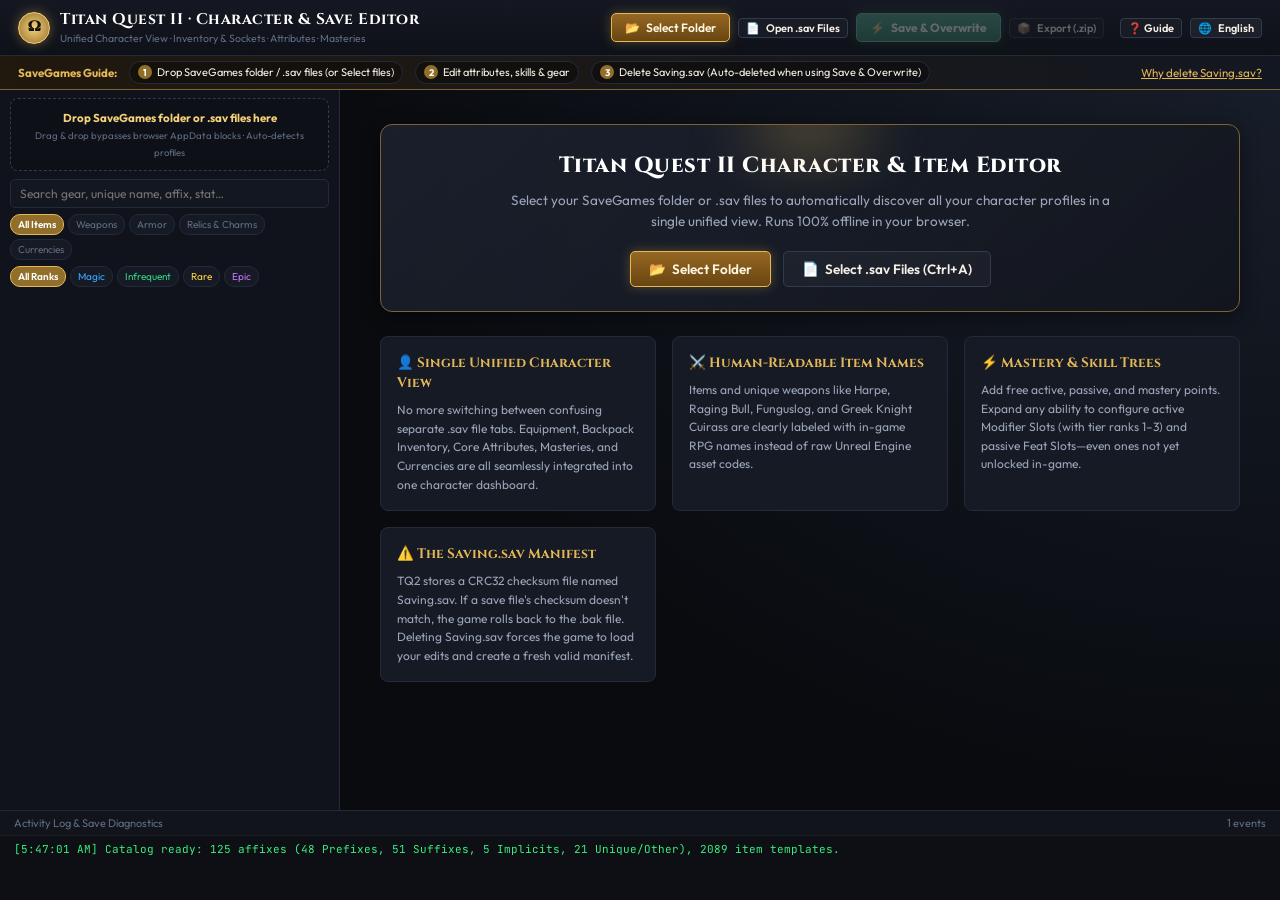
<file: index.html>
<!DOCTYPE html>
<html lang="vi">
<head>
<meta charset="utf-8">
<meta name="viewport" content="width=device-width, initial-scale=1">
<title>Titan Quest II – Character, Item &amp; Save Editor</title>
<link rel="preconnect" href="https://fonts.googleapis.com">
<link rel="preconnect" href="https://fonts.gstatic.com" crossorigin>
<link href="https://fonts.googleapis.com/css2?family=Cinzel:wght@600;700;800;900&family=JetBrains+Mono:wght@400;500;600&family=Outfit:wght@300;400;500;600;700&display=swap" rel="stylesheet">
<link rel="stylesheet" href="css/styles.css?v=20260824_2130">
</head>
<body>

<header>
  <div class="logo-wrap">
    <div class="logo-badge">Ω</div>
    <div>
      <h1 data-i18n-html="header.title">Titan Quest <span>II</span> · Trình Chỉnh Sửa Nhân Vật &amp; Save</h1>
      <div class="h-sub" data-i18n="header.subtitle">Xem thông tin hợp nhất · Túi đồ &amp; Khảm ngọc · Thuộc tính · Tinh thông</div>
    </div>
  </div>

  <div class="hdr-actions">
    <button class="btn profile-switcher" id="btn-profile-switch" style="display:none;" data-i18n-title="header.profile_switch_title">
      <span>👤</span> <span id="current-profile-label">Nhân vật</span> ▾
    </button>
    <button class="btn btn-reload-folder" id="btn-reload-last-folder" style="display:none;" data-i18n-title="header.reload_folder_title"><span>🔄</span> <span data-i18n="header.reload_folder">Tải lại:</span> <strong id="last-folder-name">Folder</strong></button>
    <button class="btn folder-btn" id="btn-select-folder" data-i18n-title="header.select_folder_title">
      <span>📂</span> <span data-i18n="header.select_folder">Chọn Thư mục</span>
    </button>
    <button class="btn ghost tiny" id="btn-select-files" data-i18n-title="header.open_files_title">
      <span>📄</span> <span data-i18n="header.open_files">Mở File .sav</span>
    </button>
    <button class="btn btn-save-direct" id="btn-save-direct" disabled data-i18n-title="header.save_direct_title">
      <span>⚡</span> <span data-i18n="header.save_direct">Lưu &amp; Ghi đè</span>
    </button>
    <button class="btn ghost tiny" id="save" disabled data-i18n-title="header.export_zip_title">
      <span>📦</span> <span data-i18n="header.export_zip">Xuất (.zip)</span>
    </button>
    <span id="dirty"></span>
    <button class="btn ghost tiny" id="btn-help" data-i18n-title="header.guide_btn_title" data-i18n="header.guide_btn">❓ Hướng dẫn</button>
    <button class="btn ghost tiny lang-switcher" id="btn-lang-switch" data-i18n-title="header.lang_btn_title" title="Switch language / Đổi sang English">
      <span>🌐</span> <span id="current-lang-label">Tiếng Việt</span>
    </button>
  </div>
</header>

<div class="step-banner">
  <b data-i18n="banner.guide_title">Hướng dẫn SaveGames:</b>
  <div class="step-pill"><span class="num">1</span> <span data-i18n-html="banner.step_1">Kéo thả thư mục <code>SaveGames</code> / file .sav (hoặc Chọn file)</span></div>
  <div class="step-pill"><span class="num">2</span> <span data-i18n="banner.step_2">Chỉnh sửa thuộc tính, kỹ năng &amp; trang bị</span></div>
  <div class="step-pill"><span class="num">3</span> <span data-i18n-html="banner.step_3"><b>Xoá <code>Saving.sav</code></b> (Tự động xoá khi dùng Lưu &amp; Ghi đè)</span></div>
  <span class="help-link" id="banner-why-saving" data-i18n="banner.why_saving">Tại sao cần xoá Saving.sav?</span>
</div>

<main>
  <div id="left">
    <div class="char-hero-banner" id="char-hero" style="display:none;">
      <div class="char-hero-left">
        <div class="char-hero-avatar" id="hero-avatar">H</div>
        <div class="char-hero-details" id="hero-details">Level 36 Champion</div>
      </div>
      <button class="btn ghost tiny" id="btn-change-hero" data-i18n="left.switch_hero" title="Switch Character Profile">Đổi NV ▾</button>
    </div>

    <div class="drop-controls" id="drop-controls-wrap">
      <label id="drop">
        <strong data-i18n="left.drop_title">Kéo thả thư mục SaveGames hoặc file .sav vào đây</strong><br>
        <small style="color:var(--text-dim)" data-i18n="left.drop_sub">Kéo thả giúp vượt qua giới hạn AppData của trình duyệt · Tự động nhận diện nhân vật</small>
        <input type="file" id="file" multiple accept=".sav,.bak">
      </label>
    </div>

    <input type="file" id="folder-input" webkitdirectory directory multiple style="display:none">
    <input type="file" id="file-input" multiple accept=".sav,.bak" style="display:none">

    <div class="search-box">
      <input id="search" data-i18n-placeholder="left.search_placeholder" placeholder="Tìm kiếm trang bị, tên unique, dòng affix, chỉ số…">
      <div class="filter-pills">
        <span class="pill active" data-filter="all" data-i18n="left.filter_all">Tất cả</span>
        <span class="pill" data-filter="weapon" data-i18n="left.filter_weapon">Vũ khí</span>
        <span class="pill" data-filter="armor" data-i18n="left.filter_armor">Giáp</span>
        <span class="pill" data-filter="relic" data-i18n="left.filter_relic">Relic &amp; Bùa</span>
        <span class="pill" data-filter="currency" data-i18n="left.filter_currency">Tiền tệ &amp; Kho</span>
      </div>
      <div class="filter-pills">
        <span class="pill active" data-rarity="all" data-i18n="left.rarity_all">Tất cả phẩm</span>
        <span class="pill" data-rarity="Magic" style="color:var(--r-magic)" data-i18n="left.rarity_magic">Magic</span>
        <span class="pill" data-rarity="Infrequent" style="color:var(--r-infreq)" data-i18n="left.rarity_infrequent">Infrequent</span>
        <span class="pill" data-rarity="Rare" style="color:var(--r-rare)" data-i18n="left.rarity_rare">Rare</span>
        <span class="pill" data-rarity="Epic" style="color:var(--r-epic)" data-i18n="left.rarity_epic">Epic</span>
      </div>
    </div>

    <div id="items"></div>
  </div>

  <div id="right">
    <div id="empty">
      <div class="hero-box">
        <h2 class="hero-title" data-i18n-html="hero.title">Titan Quest <span>II</span> Character &amp; Item Editor</h2>
        <p class="hero-desc" data-i18n="hero.desc">
          Chọn thư mục SaveGames hoặc các file .sav để tự động nhận diện tất cả nhân vật trong một giao diện hợp nhất. Hoạt động 100% offline ngay trên trình duyệt.
        </p>
        <div class="hero-btn-row">
          <button class="btn btn-reload-folder" id="btn-hero-reload-last-folder" style="display:none; font-size:13.5px; padding:8px 18px;"><span>🔄</span> <span data-i18n="hero.reload_last">Tải lại Thư mục trước</span> (<span id="last-folder-name-hero">Folder</span>)</button>
          <button class="btn folder-btn" id="btn-hero-folder" style="font-size:13.5px; padding:8px 18px;">
            <span>📂</span> <span data-i18n="hero.select_folder">Chọn Thư mục</span>
          </button>
          <button class="btn ghost" id="btn-hero-files" style="font-size:13.5px; padding:8px 18px;">
            <span>📄</span> <span data-i18n="hero.select_files">Chọn File .sav (Ctrl+A)</span>
          </button>
        </div>
      </div>

      <div class="guide-grid">
        <div class="guide-card">
          <h4 data-i18n="hero.card1_title">👤 Giao diện Nhân vật Hợp nhất</h4>
          <p data-i18n="hero.card1_desc">
            Không còn phải chuyển đổi giữa các tab file .sav riêng lẻ. Trang bị, Túi đồ, Thuộc tính cốt lõi, Tinh thông và Tiền tệ đều được tích hợp liền mạch trong một trang tổng quan.
          </p>
        </div>
        <div class="guide-card">
          <h4 data-i18n="hero.card2_title">⚔️ Tên Trang bị Dễ đọc</h4>
          <p data-i18n="hero.card2_desc">
            Các trang bị và vũ khí độc bản như Harpe, Raging Bull, Funguslog, Greek Knight Cuirass được hiển thị rõ ràng bằng tên trong game thay vì mã asset thô của Unreal Engine.
          </p>
        </div>
        <div class="guide-card">
          <h4 data-i18n="hero.card3_title">⚡ Cây Kỹ năng &amp; Tinh thông</h4>
          <p data-i18n="hero.card3_desc">
            Thêm điểm kỹ năng chủ động, bị động và tinh thông tự do. Mở rộng bất kỳ kỹ năng nào để cấu hình các ô Bổ trợ (Modifier Slots cấp 1–3) và ô Kỳ tài (Feat Slots)—kể cả những kỹ năng chưa mở khoá trong game.
          </p>
        </div>
        <div class="guide-card">
          <h4 data-i18n="hero.card4_title">⚠️ File Kiểm tra Checksum Saving.sav</h4>
          <p data-i18n="hero.card4_desc">
            TQ2 lưu trữ file checksum CRC32 tên Saving.sav. Nếu checksum của file save không khớp, game sẽ khôi phục lại file .bak. Xóa Saving.sav sẽ buộc game đọc các chỉnh sửa của bạn và tạo lại manifest hợp lệ mới.
          </p>
        </div>
      </div>
    </div>

    <div id="work" style="display:none">
      <div id="detail"></div>
    </div>
  </div>
</main>

<div id="log-wrapper">
  <div class="log-hdr" id="toggle-log">
    <span data-i18n="log.header">Nhật ký hoạt động &amp; Chẩn đoán Save</span>
    <span id="log-count">0 events</span>
  </div>
  <div id="log"></div>
</div>

<div id="toast-container"></div>
<datalist id="itemlist"></datalist>

<!-- Localization Engine -->
<script src="js/core/i18n.js?v=20260824_2130"></script>

<!-- Embedded Data -->
<script src="js/data/catalog.js?v=20260824_2130"></script>

<!-- Engine & Domain Models -->
<script src="js/core/zip.js?v=20260824_2130"></script>
<script src="js/core/gvas.js?v=20260824_2130"></script>
<script src="js/core/tq2.js?v=20260824_2130"></script>

<!-- UI Modules -->
<script src="js/ui/common.js?v=20260824_2130"></script>
<script src="js/ui/components.js?v=20260824_2130"></script>
<script src="js/ui/file-manager.js?v=20260824_2130"></script>
<script src="js/ui/character-editor.js?v=20260824_2130"></script>
<script src="js/ui/item-editor.js?v=20260824_2130"></script>

<!-- App Entry -->
<script src="js/app.js?v=20260824_2130"></script>
</body>
</html>
</file>
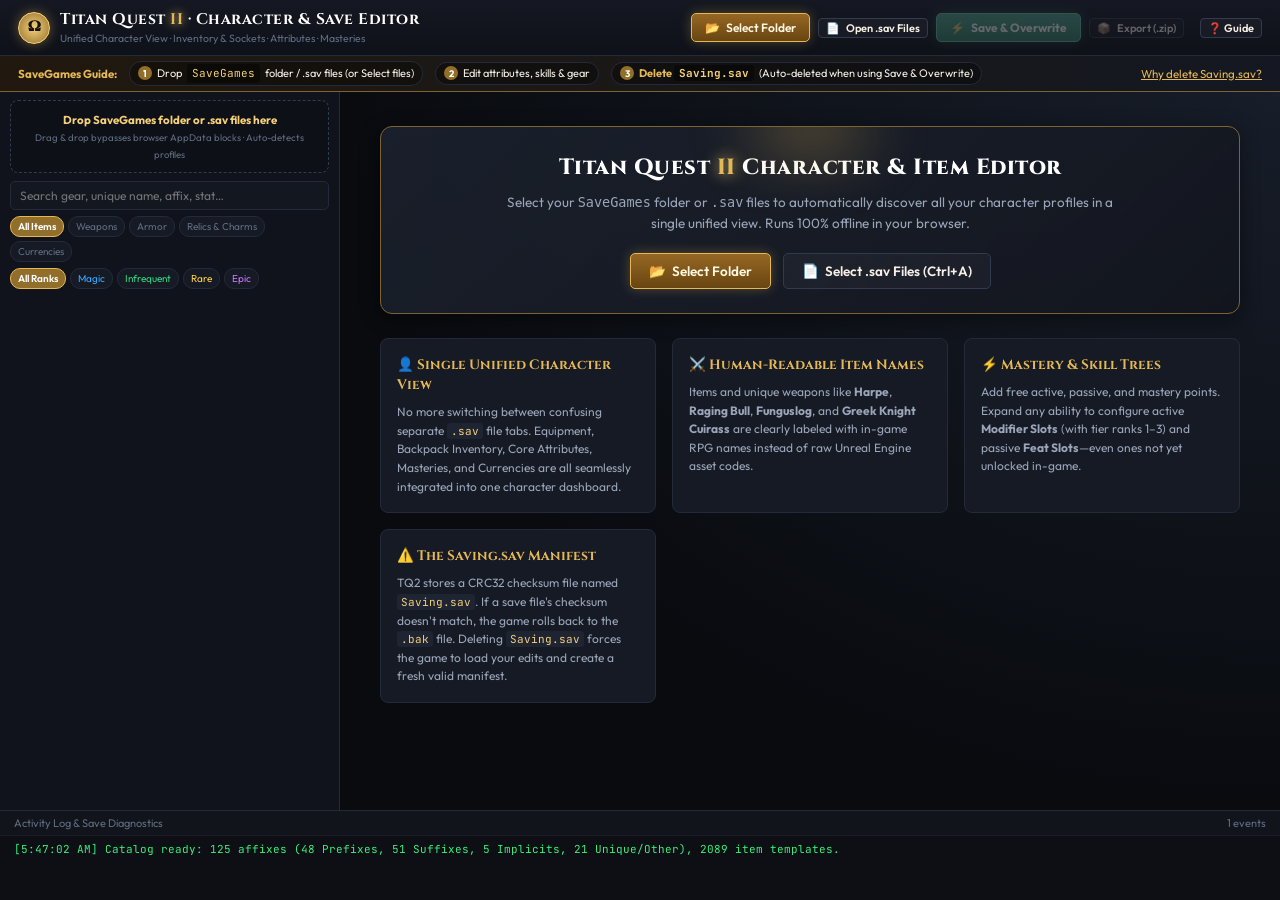
<file: TQ2_Item_Editor_EN.html>
<!DOCTYPE html>
<html lang="en">
<head>
<meta charset="utf-8">
<meta name="viewport" content="width=device-width, initial-scale=1">
<title>Titan Quest II – Character, Item &amp; Save Editor</title>
<link rel="preconnect" href="https://fonts.googleapis.com">
<link rel="preconnect" href="https://fonts.gstatic.com" crossorigin>
<link href="https://fonts.googleapis.com/css2?family=Cinzel:wght@600;700;800;900&family=JetBrains+Mono:wght@400;500;600&family=Outfit:wght@300;400;500;600;700&display=swap" rel="stylesheet">
<link rel="stylesheet" href="css/styles.css">
</head>
<body>

<header>
  <div class="logo-wrap">
    <div class="logo-badge">Ω</div>
    <div>
      <h1>Titan Quest <span>II</span> · Character &amp; Save Editor</h1>
      <div class="h-sub">Unified Character View · Inventory &amp; Sockets · Attributes · Masteries</div>
    </div>
  </div>

  <div class="hdr-actions">
    <button class="btn profile-switcher" id="btn-profile-switch" style="display:none;" title="Click to switch between character profiles in your SaveGames folder">
      <span>👤</span> <span id="current-profile-label">Select Character</span> ▾
    </button>
    <button class="btn btn-reload-folder" id="btn-reload-last-folder" style="display:none;" title="Instantly reload saves from your previously selected folder"><span>🔄</span> Reload: <strong id="last-folder-name">Folder</strong></button>
    <button class="btn folder-btn" id="btn-select-folder" title="Select a SaveGames folder (e.g. D:\TQ2Saves) for 1-click loading & direct overwriting">
      <span>📂</span> Select Folder
    </button>
    <button class="btn ghost tiny" id="btn-select-files" title="Select .sav files directly (bypasses AppData blocks)">
      <span>📄</span> Open .sav Files
    </button>
    <button class="btn btn-save-direct" id="btn-save-direct" disabled title="Directly overwrite modified save files to disk and auto-delete Saving.sav">
      <span>⚡</span> Save &amp; Overwrite
    </button>
    <button class="btn ghost tiny" id="save" disabled title="Export all modified save files as a single .zip archive (extract to SaveGames)">
      <span>📦</span> Export (.zip)
    </button>
    <span id="dirty"></span>
    <button class="btn ghost tiny" id="btn-help" title="View save file guide and checksum instructions">❓ Guide</button>
  </div>
</header>

<div class="step-banner">
  <b>SaveGames Guide:</b>
  <div class="step-pill"><span class="num">1</span> Drop <code>SaveGames</code> folder / .sav files (or Select files)</div>
  <div class="step-pill"><span class="num">2</span> Edit attributes, skills &amp; gear</div>
  <div class="step-pill"><span class="num">3</span> <b>Delete <code>Saving.sav</code></b> (Auto-deleted when using Save &amp; Overwrite)</div>
  <span class="help-link" id="banner-why-saving">Why delete Saving.sav?</span>
</div>

<main>
  <div id="left">
    <!-- Active Character Hero Card -->
    <div class="char-hero-banner" id="char-hero" style="display:none;">
      <div class="char-hero-left">
        <div class="char-hero-avatar" id="hero-avatar">H</div>
        <div class="char-hero-info">
          <div class="char-hero-name" id="hero-name">Character</div>
          <div class="char-hero-details" id="hero-details">Level 36 Champion</div>
        </div>
      </div>
      <button class="btn ghost tiny" id="btn-change-hero" title="Switch Character Profile">Switch ▾</button>
    </div>

    <div class="drop-controls" id="drop-controls-wrap">
      <label id="drop">
        <strong>Drop SaveGames folder or .sav files here</strong><br>
        <small style="color:var(--text-dim)">Drag &amp; drop bypasses browser AppData blocks · Auto-detects profiles</small>
        <input type="file" id="file" multiple accept=".sav,.bak">
      </label>
    </div>

    <input type="file" id="folder-input" webkitdirectory directory multiple style="display:none">
    <input type="file" id="file-input" multiple accept=".sav,.bak" style="display:none">

    <div class="search-box">
      <input id="search" placeholder="Search gear, unique name, affix, stat…">
      <div class="filter-pills">
        <span class="pill active" data-filter="all">All Items</span>
        <span class="pill" data-filter="weapon">Weapons</span>
        <span class="pill" data-filter="armor">Armor</span>
        <span class="pill" data-filter="relic">Relics &amp; Charms</span>
        <span class="pill" data-filter="currency">Currencies</span>
      </div>
      <div class="filter-pills">
        <span class="pill active" data-rarity="all">All Ranks</span>
        <span class="pill" data-rarity="Magic" style="color:var(--r-magic)">Magic</span>
        <span class="pill" data-rarity="Infrequent" style="color:var(--r-infreq)">Infrequent</span>
        <span class="pill" data-rarity="Rare" style="color:var(--r-rare)">Rare</span>
        <span class="pill" data-rarity="Epic" style="color:var(--r-epic)">Epic</span>
      </div>
    </div>

    <div id="items"></div>
  </div>

  <div id="right">
    <div id="empty">
      <div class="hero-box">
        <h2 class="hero-title">Titan Quest <span>II</span> Character &amp; Item Editor</h2>
        <p class="hero-desc">
          Select your <code>SaveGames</code> folder or <code>.sav</code> files to automatically discover all your character profiles in a single unified view. Runs 100% offline in your browser.
        </p>
        <div class="hero-btn-row">
          <button class="btn btn-reload-folder" id="btn-hero-reload-last-folder" style="display:none; font-size:13.5px; padding:8px 18px;"><span>🔄</span> Reload Previous Folder (<span id="last-folder-name-hero">Folder</span>)</button>
          <button class="btn folder-btn" id="btn-hero-folder" style="font-size:13.5px; padding:8px 18px;">
            <span>📂</span> Select Folder
          </button>
          <button class="btn ghost" id="btn-hero-files" style="font-size:13.5px; padding:8px 18px;">
            <span>📄</span> Select .sav Files (Ctrl+A)
          </button>

        </div>
      </div>

      <div class="guide-grid">
        <div class="guide-card">
          <h4>👤 Single Unified Character View</h4>
          <p>
            No more switching between confusing separate <code>.sav</code> file tabs. Equipment, Backpack Inventory, Core Attributes, Masteries, and Currencies are all seamlessly integrated into one character dashboard.
          </p>
        </div>
        <div class="guide-card">
          <h4>⚔️ Human-Readable Item Names</h4>
          <p>
            Items and unique weapons like <b>Harpe</b>, <b>Raging Bull</b>, <b>Funguslog</b>, and <b>Greek Knight Cuirass</b> are clearly labeled with in-game RPG names instead of raw Unreal Engine asset codes.
          </p>
        </div>
        <div class="guide-card">
          <h4>⚡ Mastery &amp; Skill Trees</h4>
          <p>
            Add free active, passive, and mastery points. Expand any ability to configure active <b>Modifier Slots</b> (with tier ranks 1–3) and passive <b>Feat Slots</b>—even ones not yet unlocked in-game.
          </p>
        </div>
        <div class="guide-card">
          <h4>⚠️ The Saving.sav Manifest</h4>
          <p>
            TQ2 stores a CRC32 checksum file named <code>Saving.sav</code>. If a save file's checksum doesn't match, the game rolls back to the <code>.bak</code> file. Deleting <code>Saving.sav</code> forces the game to load your edits and create a fresh valid manifest.
          </p>
        </div>
      </div>
    </div>

    <div id="work" style="display:none">
      <div id="detail"></div>
    </div>
  </div>
</main>

<div id="log-wrapper">
  <div class="log-hdr" id="toggle-log">
    <span>Activity Log &amp; Save Diagnostics</span>
    <span id="log-count">0 events</span>
  </div>
  <div id="log"></div>
</div>

<div id="toast-container"></div>
<datalist id="itemlist"></datalist>


<!-- Embedded Data -->
<script src="js/data/catalog.js"></script>

<!-- Engine & Domain Models -->
<script src="js/core/zip.js"></script>
<script src="js/core/gvas.js"></script>
<script src="js/core/tq2.js"></script>


<!-- UI Modules -->
<script src="js/ui/common.js"></script>
<script src="js/ui/components.js"></script>
<script src="js/ui/file-manager.js"></script>
<script src="js/ui/character-editor.js"></script>
<script src="js/ui/item-editor.js"></script>

<!-- App Entry -->
<script src="js/app.js"></script>
</body>
</html>
</file>
<file: css/styles.css>
:root {
  --bg-base: #090b0f;
  --bg-surface: #10131b;
  --bg-card: #161a24;
  --bg-elevated: #1e2432;
  --bg-input: #131720;
  --border-subtle: #232a3a;
  --border-card: #313b50;
  --border-gold: #7d6332;
  --gold-primary: #e5b857;
  --gold-glow: #f5d07a;
  --gold-dark: #916f2b;
  --text-main: #f5efe6;
  --text-muted: #9aa5b9;
  --text-dim: #606c82;
  --r-common: #9ea4b3;
  --r-magic: #3ba7ff;
  --r-magic-glow: rgba(59, 167, 255, 0.25);
  --r-infreq: #32d583;
  --r-infreq-glow: rgba(50, 213, 131, 0.25);
  --r-rare: #ffd043;
  --r-rare-glow: rgba(255, 208, 67, 0.28);
  --r-epic: #c576ff;
  --r-epic-glow: rgba(197, 118, 255, 0.3);
  --err: #ff5e57;
  --err-bg: rgba(255, 94, 87, 0.12);
  --success: #38ef7d;
  --k-implicit: #e5b857;
  --k-prefix: #ff9f43;
  --k-suffix: #54a0ff;
  --k-other: #a55eea;
  --radius-sm: 5px;
  --radius-md: 8px;
  --radius-lg: 12px;
  --shadow-card: 0 4px 20px rgba(0,0,0,0.45);
}

* { box-sizing: border-box; }
html, body {
  margin: 0;
  padding: 0;
  height: 100vh;
  max-height: 100vh;
  overflow: hidden;
  font: 13.5px/1.5 "Outfit", system-ui, sans-serif;
  background: var(--bg-base);
  color: var(--text-main);
  display: flex;
  flex-direction: column;
}

/* Header */
header {
  flex: 0 0 auto;
  padding: 8px 18px;
  border-bottom: 1px solid var(--border-subtle);
  background: linear-gradient(180deg, #151822 0%, #0e1118 100%);
  display: flex;
  align-items: center;
  gap: 12px;
  flex-wrap: wrap;
  z-index: 10;
}
.logo-wrap {
  display: flex;
  align-items: center;
  gap: 10px;
}
.logo-badge {
  width: 32px;
  height: 32px;
  border-radius: 50%;
  background: radial-gradient(circle, #f5d07a 0%, #916f2b 100%);
  display: flex;
  align-items: center;
  justify-content: center;
  font-family: "Cinzel", serif;
  font-weight: 900;
  font-size: 15px;
  color: #12100a;
  box-shadow: 0 0 12px rgba(229, 184, 87, 0.4);
  border: 1px solid #ffd276;
}
h1 {
  font-family: "Cinzel", serif;
  font-size: 15.5px;
  font-weight: 700;
  margin: 0;
  letter-spacing: .5px;
  color: #fff;
}
h1 span {
  color: var(--gold-primary);
  text-shadow: 0 0 10px var(--gold-glow);
}
.h-sub {
  font-size: 10.5px;
  color: var(--text-dim);
  font-family: "Outfit", sans-serif;
  font-weight: 400;
}

/* Header Actions */
.hdr-actions {
  display: flex;
  align-items: center;
  gap: 8px;
  margin-left: auto;
  flex-wrap: wrap;
}
.btn {
  background: linear-gradient(180deg, #b88e39 0%, #85611f 100%);
  border: 1px solid #d4a648;
  color: #141006;
  padding: 6px 13px;
  border-radius: var(--radius-sm);
  cursor: pointer;
  font: 600 12px "Outfit", sans-serif;
  display: inline-flex;
  align-items: center;
  gap: 6px;
  transition: all .15s ease;
  box-shadow: 0 2px 6px rgba(0,0,0,0.3);
  text-decoration: none;
}
.btn:hover:not(:disabled) {
  background: linear-gradient(180deg, #d8ab49 0%, #9c7326 100%);
  border-color: #ffd068;
  box-shadow: 0 0 14px rgba(229, 184, 87, 0.45);
  color: #000;
}
.btn:disabled {
  opacity: .35;
  cursor: not-allowed;
  filter: grayscale(0.5);
}
.btn.ghost {
  background: rgba(255,255,255,0.03);
  border: 1px solid var(--border-card);
  color: var(--text-main);
  box-shadow: none;
}
.btn.ghost:hover:not(:disabled) {
  background: rgba(229, 184, 87, 0.1);
  border-color: var(--gold-primary);
  color: var(--gold-primary);
}
.btn.folder-btn {
  background: linear-gradient(180deg, #966723 0%, #684511 100%);
  border: 1px solid #e5b857;
  color: #fff6e0;
  box-shadow: 0 0 12px rgba(229, 184, 87, 0.3);
}
.btn.folder-btn:hover:not(:disabled) {
  background: linear-gradient(180deg, #b88330 0%, #855919 100%);
  border-color: #ffd87d;
  color: #fff;
  box-shadow: 0 0 16px rgba(229, 184, 87, 0.55);
}
.btn.btn-reload-folder {
  background: linear-gradient(180deg, #0284c7 0%, #0369a1 100%);
  border: 1px solid #38bdf8;
  color: #f0f9ff;
  box-shadow: 0 0 12px rgba(56, 189, 248, 0.35);
  font-weight: 600;
}
.btn.btn-reload-folder:hover:not(:disabled) {
  background: linear-gradient(180deg, #0ea5e9 0%, #0284c7 100%);
  border-color: #7dd3fc;
  box-shadow: 0 0 18px rgba(56, 189, 248, 0.65);
  color: #fff;
}
.btn.profile-switcher {
  background: rgba(229, 184, 87, 0.15);
  border: 1px solid var(--gold-primary);
  color: var(--gold-glow);
  font-weight: 600;
  padding: 6px 12px;
}
.btn.profile-switcher:hover {
  background: rgba(229, 184, 87, 0.25);
  color: #fff;
}
.btn.lang-switcher {
  background: rgba(255, 255, 255, 0.05);
  border: 1px solid var(--border-card);
  color: var(--text-main);
  padding: 4px 10px;
  border-radius: var(--radius-sm);
  font-weight: 600;
  transition: all 0.2s ease;
}
.btn.lang-switcher:hover {
  background: rgba(229, 184, 87, 0.15);
  border-color: var(--gold-primary);
  color: var(--gold-glow);
  box-shadow: 0 0 10px rgba(229, 184, 87, 0.3);
}
.btn.btn-save-direct {
  background: linear-gradient(180deg, #10b981 0%, #059669 100%);
  border: 1px solid #34d399;
  color: #fff;
  font-weight: 700;
  box-shadow: 0 0 14px rgba(16, 185, 129, 0.35);
}
.btn.btn-save-direct:hover:not(:disabled) {
  background: linear-gradient(180deg, #34d399 0%, #059669 100%);
  border-color: #6ee7b7;
  box-shadow: 0 0 20px rgba(52, 211, 153, 0.6);
  color: #fff;
}
.btn.btn-save-direct:disabled {
  opacity: .35;
  cursor: not-allowed;
  filter: grayscale(0.5);
}
.btn.tiny {
  padding: 2px 7px;
  font-size: 11px;
  border-radius: 4px;
}
.btn.danger {
  background: rgba(255, 94, 87, 0.15);
  border: 1px solid var(--err);
  color: var(--err);
}
.btn.danger:hover {
  background: var(--err);
  color: #fff;
}

#dirty {
  font-size: 11px;
  color: var(--gold-primary);
  display: flex;
  align-items: center;
  gap: 4px;
}

/* Warning Step Banner */
.step-banner {
  flex: 0 0 auto;
  background: linear-gradient(90deg, rgba(34, 25, 14, 0.95) 0%, rgba(20, 24, 34, 0.95) 100%);
  border-bottom: 1px solid var(--border-gold);
  padding: 5px 18px;
  font-size: 11.5px;
  color: var(--text-muted);
  display: flex;
  align-items: center;
  gap: 12px;
  flex-wrap: wrap;
}
.step-banner b { color: var(--gold-primary); }
.step-pill {
  display: inline-flex;
  align-items: center;
  gap: 5px;
  background: rgba(0,0,0,0.35);
  border: 1px solid var(--border-subtle);
  padding: 2px 8px;
  border-radius: 12px;
  font-size: 11px;
  color: var(--text-main);
}
.step-pill .num {
  width: 14px;
  height: 14px;
  border-radius: 50%;
  background: var(--gold-dark);
  color: #fff;
  display: flex;
  align-items: center;
  justify-content: center;
  font-size: 9.5px;
  font-weight: 700;
}
.step-banner code {
  background: rgba(0,0,0,0.4);
  color: var(--gold-glow);
  padding: 1px 5px;
  border-radius: 3px;
  font-family: "JetBrains Mono", monospace;
}
.step-banner .help-link {
  color: var(--gold-primary);
  cursor: pointer;
  text-decoration: underline;
  margin-left: auto;
}

/* Main Layout: strict flex-1 with min-height 0 to guarantee proper scrolling */
main {
  display: flex;
  flex: 1 1 0;
  min-height: 0;
  height: auto;
  overflow: hidden;
}

/* Left Sidebar (Unified Profile View) */
#left {
  width: 340px;
  min-width: 300px;
  height: 100%;
  min-height: 0;
  display: flex;
  flex-direction: column;
  background: var(--bg-surface);
  border-right: 1px solid var(--border-subtle);
  overflow: hidden;
}

.char-hero-banner {
  flex: 0 0 auto;
  background: linear-gradient(135deg, rgba(229, 184, 87, 0.12) 0%, rgba(20, 24, 34, 0.8) 100%);
  border-bottom: 1px solid var(--border-gold);
  padding: 10px 14px;
  display: flex;
  align-items: center;
  justify-content: space-between;
}
.char-hero-left {
  display: flex;
  align-items: center;
  gap: 10px;
}
.char-hero-avatar {
  width: 36px;
  height: 36px;
  border-radius: 50%;
  background: radial-gradient(circle, var(--gold-primary) 0%, var(--gold-dark) 100%);
  display: flex;
  align-items: center;
  justify-content: center;
  font-family: "Cinzel", serif;
  font-weight: 800;
  font-size: 16px;
  color: #12100a;
  border: 1px solid #ffe08a;
  box-shadow: 0 0 8px rgba(229, 184, 87, 0.35);
}
.char-hero-info {
  display: flex;
  flex-direction: column;
  gap: 1px;
}
.char-hero-name {
  font-family: "Cinzel", serif;
  font-size: 14px;
  font-weight: 700;
  color: #fff;
}
.char-hero-details {
  font-size: 11px;
  color: var(--gold-primary);
}

.drop-controls {
  flex: 0 0 auto;
  margin: 8px 10px 4px;
  display: flex;
  flex-direction: column;
  gap: 6px;
}
#drop {
  padding: 10px 8px;
  border: 1.5px dashed var(--border-card);
  border-radius: var(--radius-md);
  text-align: center;
  color: var(--text-muted);
  font-size: 11.5px;
  cursor: pointer;
  transition: all .2s;
  background: rgba(0,0,0,0.15);
}
#drop:hover, #drop.over {
  border-color: var(--gold-primary);
  color: var(--gold-primary);
  background: rgba(229, 184, 87, 0.05);
}
#drop strong { color: var(--gold-glow); }
#drop input { display: none; }

/* Search & Filter Bar */
.search-box {
  flex: 0 0 auto;
  padding: 4px 10px 6px;
  display: flex;
  flex-direction: column;
  gap: 6px;
}
#search {
  width: 100%;
  padding: 6px 9px;
  background: var(--bg-input);
  border: 1px solid var(--border-subtle);
  border-radius: var(--radius-sm);
  color: var(--text-main);
  font-size: 12px;
  outline: none;
}
#search:focus {
  border-color: var(--gold-primary);
  box-shadow: 0 0 8px rgba(229, 184, 87, 0.2);
}
.filter-pills {
  display: flex;
  gap: 4px;
  flex-wrap: wrap;
}
.pill {
  font-size: 10px;
  padding: 2px 7px;
  border-radius: 10px;
  background: var(--bg-card);
  border: 1px solid var(--border-subtle);
  color: var(--text-dim);
  cursor: pointer;
  user-select: none;
}
.pill:hover { color: var(--text-main); border-color: var(--border-card); }
.pill.active {
  background: var(--gold-dark);
  color: #fff;
  border-color: var(--gold-primary);
  font-weight: 600;
}

/* Unified Sections & Items List (Left Scrollable) */
#items {
  flex: 1 1 0;
  min-height: 0;
  overflow-y: auto;
  overflow-x: hidden;
  padding: 4px 8px 16px;
}
.list-ctrl-toolbar {
  display: flex;
  align-items: center;
  justify-content: space-between;
  padding: 4px 4px 6px;
  margin-bottom: 4px;
  border-bottom: 1px dashed var(--border-subtle);
  gap: 4px;
}
.list-stat-badge {
  font-size: 10.5px;
  color: var(--text-dim);
  font-weight: 500;
  white-space: nowrap;
}
.list-ctrl-btn-group {
  display: flex;
  align-items: center;
  gap: 4px;
}
.list-ctrl-btn {
  font-size: 10px;
  padding: 2px 6px;
  border-radius: 3px;
  white-space: nowrap;
}
.grp {
  font-family: "Cinzel", serif;
  font-size: 11px;
  font-weight: 700;
  text-transform: uppercase;
  letter-spacing: .08em;
  color: var(--gold-primary);
  padding: 8px 8px 4px;
  position: sticky;
  top: 0;
  background: var(--bg-surface);
  z-index: 2;
  border-bottom: 1px solid rgba(229, 184, 87, 0.15);
  margin-top: 6px;
  display: flex;
  align-items: center;
  justify-content: space-between;
}
.grp.clickable {
  cursor: pointer;
  user-select: none;
  transition: background 0.15s ease, border-color 0.15s ease;
  border-radius: var(--radius-sm);
}
.grp.clickable:hover {
  background: rgba(229, 184, 87, 0.08);
  border-bottom-color: var(--gold-primary);
}
.grp.is-collapsed {
  opacity: 0.85;
  border-bottom: 1px dashed rgba(229, 184, 87, 0.25);
  margin-bottom: 3px;
}
.grp-title {
  display: inline-flex;
  align-items: center;
  gap: 6px;
}
.grp-toggle-icon {
  font-size: 9px;
  display: inline-block;
  width: 12px;
  text-align: center;
  color: var(--gold-glow);
  transition: transform 0.15s ease;
}
.grp .grp-count {
  font-family: "Outfit", sans-serif;
  font-size: 10px;
  color: var(--text-dim);
  font-weight: normal;
}
.item {
  display: flex;
  align-items: center;
  gap: 8px;
  padding: 6px 8px;
  border-radius: var(--radius-sm);
  cursor: pointer;
  transition: background .12s;
  border-left: 2px solid transparent;
  margin-bottom: 1px;
}
.item:hover { background: var(--bg-card); }
.item.sel {
  background: rgba(229, 184, 87, 0.12);
  border-left-color: var(--gold-primary);
}
.item .item-text {
  flex: 1;
  overflow: hidden;
  display: flex;
  flex-direction: column;
  gap: 1px;
}
.item .nm {
  overflow: hidden;
  text-overflow: ellipsis;
  white-space: nowrap;
  font-size: 12.5px;
  font-weight: 600;
  color: var(--text-main);
}
.item.sel .nm { color: var(--gold-glow); }
.item .subnm {
  font-size: 10.5px;
  color: var(--text-dim);
  overflow: hidden;
  text-overflow: ellipsis;
  white-space: nowrap;
}
.item.sel .subnm { color: var(--text-muted); }
.item .meta-badges {
  display: flex;
  gap: 4px;
  align-items: center;
}
.badge-tag {
  font-size: 9.5px;
  padding: 1px 4px;
  border-radius: 3px;
  background: var(--bg-elevated);
  color: var(--text-muted);
  border: 1px solid var(--border-subtle);
  font-family: "JetBrains Mono", monospace;
}
.badge-tag.craft-tag {
  background: rgba(255, 159, 67, 0.15);
  border-color: rgba(255, 159, 67, 0.5);
  color: #ff9f43;
  font-size: 10px;
  padding: 1px 3px;
}

.dot {
  width: 8px;
  height: 8px;
  border-radius: 50%;
  background: #666;
  flex: none;
}
.r-common { background: var(--r-common); }
.r-magic { background: var(--r-magic); box-shadow: 0 0 6px var(--r-magic); }
.r-infreq { background: var(--r-infreq); box-shadow: 0 0 6px var(--r-infreq); }
.r-rare { background: var(--r-rare); box-shadow: 0 0 6px var(--r-rare); }
.r-epic { background: var(--r-epic); box-shadow: 0 0 6px var(--r-epic); }

/* Right Workspace (Guaranteed Vertical Scrolling) */
#right {
  flex: 1 1 0;
  min-height: 0;
  height: 100%;
  overflow-y: auto;
  overflow-x: hidden;
  padding: 18px 24px 40px;
  background: radial-gradient(ellipse at top right, #171d29 0%, var(--bg-base) 70%);
}

/* Empty State / Feature Guide */
#empty {
  max-width: 860px;
  margin: 0 auto;
  padding: 16px 0 40px;
}
.hero-box {
  background: linear-gradient(135deg, rgba(32, 39, 54, 0.7) 0%, rgba(18, 21, 29, 0.9) 100%);
  border: 1px solid var(--border-gold);
  border-radius: var(--radius-lg);
  padding: 24px 28px;
  box-shadow: var(--shadow-card);
  text-align: center;
  margin-bottom: 24px;
  position: relative;
  overflow: hidden;
}
.hero-box::before {
  content: "";
  position: absolute;
  top: -50px; left: 50%; transform: translateX(-50%);
  width: 250px; height: 100px;
  background: radial-gradient(circle, rgba(229, 184, 87, 0.25) 0%, transparent 70%);
  filter: blur(20px);
}
.hero-title {
  font-family: "Cinzel", serif;
  font-size: 22px;
  font-weight: 800;
  color: #fff;
  margin: 0 0 8px;
  letter-spacing: .5px;
}
.hero-title span { color: var(--gold-primary); text-shadow: 0 0 15px var(--gold-glow); }
.hero-desc {
  font-size: 13.5px;
  color: var(--text-muted);
  max-width: 620px;
  margin: 0 auto 18px;
  line-height: 1.6;
}
.hero-btn-row {
  display: flex;
  gap: 12px;
  justify-content: center;
  flex-wrap: wrap;
}

.guide-grid {
  display: grid;
  grid-template-columns: repeat(auto-fit, minmax(250px, 1fr));
  gap: 16px;
  margin-bottom: 24px;
}
.guide-card {
  background: var(--bg-card);
  border: 1px solid var(--border-subtle);
  border-radius: var(--radius-md);
  padding: 16px;
  transition: transform .15s, border-color .15s;
}
.guide-card:hover {
  transform: translateY(-2px);
  border-color: var(--gold-dark);
}
.guide-card h4 {
  font-family: "Cinzel", serif;
  font-size: 13.5px;
  color: var(--gold-primary);
  margin: 0 0 8px;
  display: flex;
  align-items: center;
  gap: 8px;
}
.guide-card p {
  font-size: 12px;
  color: var(--text-muted);
  margin: 0;
  line-height: 1.55;
}
.guide-card code {
  background: var(--bg-elevated);
  padding: 1px 4px;
  border-radius: 3px;
  color: var(--gold-glow);
  font-family: "JetBrains Mono", monospace;
  font-size: 11px;
}

/* Detail Views */
#work {
  min-height: 0;
  display: flex;
  flex-direction: column;
  gap: 16px;
}
#detail {
  min-height: 0;
}
.detail-layout {
  display: grid;
  grid-template-columns: 1fr 340px;
  gap: 18px;
  align-items: start;
}
@media (max-width: 1050px) {
  .detail-layout { grid-template-columns: 1fr; }
}

.dhead { margin-bottom: 8px; }
.dhead h2 {
  font-family: "Cinzel", serif;
  margin: 0 0 2px;
  font-size: 21px;
  font-weight: 800;
  color: #fff;
}
.dhead .path {
  font-size: 12px;
  color: var(--gold-primary);
  font-family: "Outfit", sans-serif;
  font-weight: 500;
}

/* Cards */
.card {
  background: var(--bg-card);
  border: 1px solid var(--border-card);
  border-radius: var(--radius-md);
  padding: 14px 16px;
  margin-bottom: 16px;
  box-shadow: 0 4px 14px rgba(0,0,0,0.25);
}
.card h3 {
  margin: 0 0 12px;
  font-family: "Cinzel", serif;
  font-size: 13.5px;
  font-weight: 700;
  letter-spacing: .06em;
  color: var(--gold-primary);
  display: flex;
  align-items: center;
  justify-content: space-between;
}
.card-header-actions { display: flex; gap: 6px; }

/* Crafting / Blacksmith Card */
.crafting-card {
  border-left: 3px solid #ff9f43;
}
.crafting-status-box {
  padding: 10px 14px;
  border-radius: var(--radius-md);
  font-size: 12px;
  line-height: 1.45;
}
.crafting-status-box.has-history {
  background: rgba(255, 159, 67, 0.1);
  border: 1px solid rgba(255, 159, 67, 0.35);
  color: #ffd8a8;
}
.crafting-status-box.has-history .crafting-status-title {
  color: #ff9f43;
  margin-bottom: 4px;
  font-size: 12.5px;
  display: flex;
  align-items: center;
  gap: 6px;
}
.crafting-status-box.pristine {
  background: rgba(56, 239, 125, 0.08);
  border: 1px solid rgba(56, 239, 125, 0.25);
  color: #b7f5d0;
}
.crafting-status-box.pristine .crafting-status-title {
  color: #38ef7d;
  margin-bottom: 4px;
  font-size: 12.5px;
  display: flex;
  align-items: center;
  gap: 6px;
}
.crafting-status-desc {
  font-size: 11.5px;
  color: var(--text-muted);
}
.crafting-status-desc code {
  background: rgba(0,0,0,0.3);
  padding: 1px 4px;
  border-radius: 3px;
  color: var(--gold-glow);
  font-family: "JetBrains Mono", monospace;
}

/* Grid & Fields */
.grid {
  display: grid;
  grid-template-columns: repeat(auto-fill, minmax(180px, 1fr));
  gap: 10px;
}
.fld {
  display: flex;
  flex-direction: column;
  gap: 4px;
}
.fld.wide { width: 100%; }
.lbl {
  font-size: 11px;
  color: var(--text-muted);
  font-weight: 500;
}
input, select {
  background: var(--bg-input);
  border: 1px solid var(--border-subtle);
  border-radius: var(--radius-sm);
  color: var(--text-main);
  padding: 6px 8px;
  font: 12.5px "Outfit", sans-serif;
  outline: none;
  transition: border-color .15s, box-shadow .15s;
}
input:focus, select:focus {
  border-color: var(--gold-primary);
  box-shadow: 0 0 8px rgba(229, 184, 87, 0.25);
}
input[type="number"] { font-family: "JetBrains Mono", monospace; }

/* Stepper inputs */
.num-stepper {
  display: flex;
  align-items: center;
  gap: 3px;
}
.num-stepper input { flex: 1; min-width: 60px; }
.step-btn {
  background: var(--bg-elevated);
  border: 1px solid var(--border-subtle);
  color: var(--text-muted);
  padding: 5px 7px;
  font-size: 10.5px;
  border-radius: 4px;
  cursor: pointer;
}
.step-btn:hover {
  background: var(--bg-card);
  color: var(--gold-primary);
  border-color: var(--gold-dark);
}

/* Affixes */
.affix {
  border: 1px solid var(--border-subtle);
  border-radius: var(--radius-sm);
  padding: 10px 12px;
  margin-bottom: 10px;
  background: var(--bg-elevated);
  transition: border-color .15s;
}
.affix:hover { border-color: var(--border-card); }
.arow {
  display: flex;
  align-items: center;
  gap: 8px;
  flex-wrap: wrap;
}
.arow + .arow { margin-top: 8px; }
.arow.small .fld { max-width: 130px; }
.asel { flex: 1; min-width: 210px; }

/* Searchable Combobox / Custom Select */
.searchable-select {
  position: relative;
  flex: 1;
  min-width: 240px;
}
.searchable-select-trigger {
  width: 100%;
  padding: 6px 10px;
  background: var(--bg-input);
  border: 1px solid var(--border-subtle);
  border-radius: var(--radius-sm);
  color: var(--text-main);
  font: 500 12.5px "Outfit", sans-serif;
  display: flex;
  align-items: center;
  justify-content: space-between;
  gap: 8px;
  cursor: pointer;
  user-select: none;
  transition: all .15s ease;
  text-align: left;
}
.searchable-select-trigger:hover {
  border-color: var(--border-card);
  background: #171c27;
}
.searchable-select-trigger:focus-visible,
.searchable-select.is-open .searchable-select-trigger {
  border-color: var(--gold-primary);
  box-shadow: 0 0 10px rgba(229, 184, 87, 0.25);
  outline: none;
}
.searchable-select .trigger-content {
  display: flex;
  align-items: center;
  gap: 8px;
  overflow: hidden;
  flex: 1;
  min-width: 0;
}
.searchable-select-label {
  overflow: hidden;
  text-overflow: ellipsis;
  white-space: nowrap;
  flex: 1;
  font-weight: 500;
}
.searchable-select-chevron {
  font-size: 9px;
  color: var(--gold-primary);
  transition: transform .2s ease;
  flex: none;
}
.searchable-select.is-open .searchable-select-chevron {
  transform: rotate(180deg);
}

/* Popover Dropdown */
.searchable-select-popover {
  position: absolute;
  top: calc(100% + 4px);
  left: 0;
  width: 100%;
  min-width: 340px;
  max-width: 540px;
  background: #131722;
  border: 1px solid var(--border-gold);
  border-radius: var(--radius-md);
  box-shadow: 0 12px 36px rgba(0,0,0,0.85), 0 0 16px rgba(229, 184, 87, 0.2);
  z-index: 1000;
  display: flex;
  flex-direction: column;
  overflow: hidden;
  animation: popoverFadeIn .12s cubic-bezier(0, 0, 0.2, 1);
}
@keyframes popoverFadeIn {
  from { opacity: 0; transform: translateY(-4px); }
  to { opacity: 1; transform: translateY(0); }
}

.searchable-select-search-wrap {
  padding: 8px 10px;
  background: #0d1018;
  border-bottom: 1px solid var(--border-subtle);
  display: flex;
  flex-direction: column;
  gap: 6px;
}
.searchable-select-search-row {
  display: flex;
  align-items: center;
  gap: 6px;
  background: var(--bg-input);
  border: 1px solid var(--border-card);
  border-radius: var(--radius-sm);
  padding: 2px 8px;
}
.searchable-select-search-row:focus-within {
  border-color: var(--gold-primary);
  box-shadow: 0 0 8px rgba(229, 184, 87, 0.3);
}
.searchable-select-search-icon {
  font-size: 11px;
  color: var(--gold-primary);
  user-select: none;
}
.searchable-select-search-input {
  flex: 1;
  background: transparent;
  border: none;
  outline: none;
  color: var(--text-main);
  font: 12.5px "Outfit", sans-serif;
  padding: 5px 0;
}
.searchable-select-clear-btn {
  background: transparent;
  border: none;
  color: var(--text-dim);
  cursor: pointer;
  padding: 2px 4px;
  font-size: 11px;
}
.searchable-select-clear-btn:hover {
  color: var(--err);
}

.searchable-select-pills {
  display: flex;
  gap: 4px;
  flex-wrap: wrap;
}
.s-pill {
  font-size: 10px;
  font-weight: 500;
  padding: 2px 7px;
  border-radius: 4px;
  background: rgba(255,255,255,0.04);
  border: 1px solid var(--border-subtle);
  color: var(--text-muted);
  cursor: pointer;
  user-select: none;
  transition: all .1s;
}
.s-pill:hover {
  color: #fff;
  border-color: var(--border-card);
}
.s-pill.active {
  background: var(--gold-dark);
  color: #fff;
  border-color: var(--gold-primary);
  font-weight: 600;
}
.s-pill.active.sp-Prefix { background: rgba(255, 159, 67, 0.25); border-color: var(--k-prefix); color: var(--k-prefix); }
.s-pill.active.sp-Suffix { background: rgba(84, 160, 255, 0.25); border-color: var(--k-suffix); color: var(--k-suffix); }
.s-pill.active.sp-Implicit { background: rgba(229, 184, 87, 0.25); border-color: var(--k-implicit); color: var(--k-implicit); }
.s-pill.active.sp-Other { background: rgba(165, 94, 234, 0.25); border-color: var(--k-other); color: var(--k-other); }
.s-pill.active.sp-Unique { background: rgba(197, 118, 255, 0.28); border-color: var(--r-epic); color: #e9c7ff; }
.s-pill.active.sp-Weapons { background: rgba(255, 208, 67, 0.25); border-color: var(--r-rare); color: var(--r-rare); }
.s-pill.active.sp-Armor { background: rgba(59, 167, 255, 0.25); border-color: var(--r-magic); color: var(--r-magic); }
.s-pill.active.sp-Shields { background: rgba(50, 213, 131, 0.25); border-color: var(--r-infreq); color: var(--r-infreq); }
.s-pill.active.sp-Jewelry { background: rgba(255, 159, 67, 0.25); border-color: var(--k-prefix); color: var(--k-prefix); }
.s-pill.active.sp-Relics { background: rgba(229, 184, 87, 0.25); border-color: var(--gold-primary); color: var(--gold-glow); }
.s-pill.active.sp-Charms { background: rgba(165, 94, 234, 0.25); border-color: var(--k-other); color: #d6aaff; }
.s-pill.sp-Recommended {
  background: rgba(229, 184, 87, 0.12);
  border-color: var(--gold-dark);
  color: var(--gold-glow);
}
.s-pill.active.sp-Recommended {
  background: radial-gradient(circle, #b88e39 0%, #755214 100%);
  border-color: #ffd068;
  color: #fff;
  box-shadow: 0 0 10px rgba(229, 184, 87, 0.35);
}

/* Affix Health & Validation Banner */
.affix-health-banner {
  border-radius: var(--radius-md);
  padding: 10px 14px;
  margin-bottom: 12px;
  border: 1px solid var(--border-subtle);
  background: var(--bg-card);
  transition: all .2s ease;
}
.affix-health-banner.safe {
  border-color: rgba(56, 239, 125, 0.35);
  background: linear-gradient(135deg, rgba(56, 239, 125, 0.07) 0%, rgba(16, 24, 20, 0.6) 100%);
}
.affix-health-banner.danger {
  border-color: rgba(255, 94, 87, 0.5);
  background: linear-gradient(135deg, rgba(255, 94, 87, 0.12) 0%, rgba(30, 16, 18, 0.7) 100%);
}
.affix-health-banner.warn {
  border-color: rgba(255, 208, 67, 0.4);
  background: linear-gradient(135deg, rgba(255, 208, 67, 0.09) 0%, rgba(30, 24, 14, 0.6) 100%);
}
.affix-health-hdr {
  display: flex;
  align-items: center;
  justify-content: space-between;
  gap: 10px;
  flex-wrap: wrap;
  margin-bottom: 8px;
}
.affix-health-title {
  font-weight: 700;
  font-size: 13px;
  display: flex;
  align-items: center;
  gap: 6px;
}
.affix-health-banner.safe .affix-health-title { color: #5eff9d; }
.affix-health-banner.danger .affix-health-title { color: #ff7b75; }
.affix-health-banner.warn .affix-health-title { color: #ffd666; }

.affix-health-chips {
  display: flex;
  align-items: center;
  gap: 6px;
  flex-wrap: wrap;
  margin-bottom: 6px;
}
.affix-chip {
  font-size: 11px;
  font-weight: 600;
  padding: 2px 8px;
  border-radius: 12px;
  background: rgba(255,255,255,0.06);
  border: 1px solid var(--border-subtle);
  color: var(--text-muted);
}
.affix-chip.chip-safe {
  border-color: rgba(56, 239, 125, 0.35);
  color: #a8f5c8;
}
.affix-chip.chip-mod {
  border-color: rgba(165, 94, 234, 0.6);
  background: rgba(165, 94, 234, 0.15);
  color: #e0b0ff;
}
.affix-chip.chip-warn {
  border-color: rgba(255, 94, 87, 0.5);
  background: rgba(255, 94, 87, 0.15);
  color: #ff9d98;
}
.affix-chip.chip-slot {
  border-color: rgba(229, 184, 87, 0.35);
  color: var(--gold-glow);
}

.affix-issues-list {
  margin: 6px 0 0 0;
  padding: 0 0 0 16px;
  font-size: 11.5px;
  line-height: 1.5;
  color: #ffb8b5;
}
.affix-warnings-list {
  margin: 4px 0 0 0;
  padding: 0 0 0 16px;
  font-size: 11.5px;
  line-height: 1.5;
  color: #ffe194;
}

/* Affix row warning & badges */
.affix.has-slot-conflict {
  border-color: rgba(255, 94, 87, 0.6);
  background: rgba(255, 94, 87, 0.06);
}
.affix-slot-warn {
  font-size: 11.5px;
  font-weight: 600;
  color: #ff8580;
  background: rgba(255, 94, 87, 0.12);
  border: 1px solid rgba(255, 94, 87, 0.3);
  padding: 4px 8px;
  border-radius: var(--radius-sm);
  margin-top: 6px;
  display: flex;
  align-items: center;
  gap: 6px;
}
.affix-unverified-warn {
  font-size: 11.5px;
  font-weight: 500;
  color: #ffe194;
  background: rgba(255, 208, 67, 0.09);
  border: 1px dashed rgba(255, 208, 67, 0.4);
  padding: 4px 8px;
  border-radius: var(--radius-sm);
  margin-top: 6px;
  display: flex;
  align-items: center;
  gap: 6px;
}
.badge-pill {
  font-size: 10px;
  font-weight: 600;
  padding: 1px 6px;
  border-radius: 10px;
  display: inline-flex;
  align-items: center;
  gap: 3px;
  white-space: nowrap;
}
.badge-pill.badge-ok {
  background: rgba(56, 239, 125, 0.15);
  border: 1px solid rgba(56, 239, 125, 0.35);
  color: #65f0a0;
}
.badge-pill.badge-warn {
  background: rgba(255, 94, 87, 0.15);
  border: 1px solid rgba(255, 94, 87, 0.4);
  color: #ff8b85;
}
.badge-pill.badge-unverified {
  background: rgba(255, 208, 67, 0.15);
  border: 1px solid rgba(255, 208, 67, 0.45);
  color: #ffd666;
}
.badge-pill.badge-auth {
  background: rgba(84, 160, 255, 0.18);
  border: 1px solid rgba(84, 160, 255, 0.4);
  color: #8ac0ff;
}

.searchable-select-count {
  font-size: 10px;
  color: var(--text-dim);
  padding: 0 2px;
}

.searchable-select-options {
  max-height: 280px;
  overflow-y: auto;
  padding: 4px;
  display: flex;
  flex-direction: column;
  gap: 2px;
}
.searchable-select-optgroup-title {
  font-family: "Cinzel", serif;
  font-size: 10px;
  font-weight: 700;
  color: var(--gold-primary);
  text-transform: uppercase;
  letter-spacing: .08em;
  padding: 6px 8px 3px;
  border-bottom: 1px solid rgba(229, 184, 87, 0.15);
  margin-top: 4px;
  position: sticky;
  top: 0;
  background: #131722;
  z-index: 1;
}
.searchable-select-option {
  display: flex;
  align-items: center;
  gap: 8px;
  padding: 6px 8px;
  border-radius: var(--radius-sm);
  cursor: pointer;
  transition: background .1s;
  user-select: none;
}
.searchable-select-option:hover,
.searchable-select-option.is-highlighted {
  background: rgba(229, 184, 87, 0.15);
}
.searchable-select-option.is-selected {
  background: rgba(229, 184, 87, 0.22);
  border-left: 2px solid var(--gold-primary);
}
.searchable-select-option.is-busy {
  opacity: 0.6;
}
.searchable-select-option .opt-content {
  flex: 1;
  min-width: 0;
  display: flex;
  flex-direction: column;
  gap: 1px;
}
.searchable-select-option .opt-title {
  font-size: 12px;
  font-weight: 500;
  color: var(--text-main);
  overflow: hidden;
  text-overflow: ellipsis;
  white-space: nowrap;
}
.searchable-select-option.is-selected .opt-title {
  color: var(--gold-glow);
  font-weight: 600;
}
.searchable-select-option .opt-sub {
  font-size: 10px;
  color: var(--text-dim);
  overflow: hidden;
  text-overflow: ellipsis;
  white-space: nowrap;
}
.searchable-select-option .opt-local {
  color: #fbbf24;
  font-size: 11px;
  font-style: italic;
  font-weight: 400;
  margin-left: 4px;
}
.searchable-select-option .opt-desc {
  font-size: 10.5px;
  color: #38bdf8;
  line-height: 1.35;
  margin-top: 1px;
  opacity: 0.92;
  white-space: normal;
}
.searchable-select-option .opt-key {
  font-family: var(--font-mono);
  font-size: 9.5px;
  color: var(--text-dim);
}
.searchable-select-option mark {
  background: rgba(229, 184, 87, 0.35);
  color: #fff;
  border-radius: 2px;
  padding: 0 1px;
}
.searchable-select-check {
  color: var(--gold-primary);
  font-weight: bold;
  font-size: 12px;
}
.searchable-select-empty {
  padding: 16px;
  text-align: center;
  color: var(--text-dim);
  font-size: 11.5px;
}

.kind {
  font-size: 10px;
  font-weight: 600;
  padding: 2px 7px;
  border-radius: 4px;
  text-transform: uppercase;
  letter-spacing: .05em;
}
.k-Implicit { background: rgba(229, 184, 87, 0.15); color: var(--k-implicit); border: 1px solid var(--k-implicit); }
.k-Prefix { background: rgba(255, 159, 67, 0.15); color: var(--k-prefix); border: 1px solid var(--k-prefix); }
.k-Suffix { background: rgba(84, 160, 255, 0.15); color: var(--k-suffix); border: 1px solid var(--k-suffix); }
.k-Other { background: rgba(165, 94, 234, 0.15); color: var(--k-other); border: 1px solid var(--k-other); }

.effect {
  padding: 6px 10px;
  background: rgba(0,0,0,0.2);
  border-left: 2px solid var(--gold-dark);
  border-radius: 0 4px 4px 0;
  margin-left: 2px;
  display: flex;
  align-items: center;
  gap: 10px;
}
.effect .ge {
  font-size: 12px;
  font-weight: 600;
  color: var(--text-main);
  flex: 1;
  min-width: 170px;
}
.range {
  font-size: 11px;
  color: var(--gold-primary);
  font-family: "JetBrains Mono", monospace;
}
.warnCat {
  color: var(--err);
  font-size: 11px;
  display: flex;
  align-items: center;
  gap: 4px;
}

/* RPG Item Card Tooltip Preview */
.item-card-preview {
  position: sticky;
  top: 10px;
  background: linear-gradient(180deg, #181d28 0%, #11141d 100%);
  border: 2px solid var(--r-common);
  border-radius: var(--radius-md);
  padding: 16px;
  box-shadow: 0 10px 30px rgba(0,0,0,0.6);
  display: flex;
  flex-direction: column;
  gap: 10px;
}
.item-card-preview.preview-Magic { border-color: var(--r-magic); box-shadow: 0 0 20px var(--r-magic-glow); }
.item-card-preview.preview-Infrequent { border-color: var(--r-infreq); box-shadow: 0 0 20px var(--r-infreq-glow); }
.item-card-preview.preview-Rare { border-color: var(--r-rare); box-shadow: 0 0 20px var(--r-rare-glow); }
.item-card-preview.preview-Epic { border-color: var(--r-epic); box-shadow: 0 0 24px var(--r-epic-glow); }

.preview-header {
  text-align: center;
  border-bottom: 1px solid var(--border-subtle);
  padding-bottom: 8px;
}
.preview-title {
  font-family: "Cinzel", serif;
  font-size: 15.5px;
  font-weight: 800;
  margin: 0 0 2px;
}
.preview-sub {
  font-size: 11px;
  color: var(--text-muted);
  text-transform: uppercase;
  letter-spacing: .08em;
}
.preview-stats {
  display: flex;
  flex-direction: column;
  gap: 4px;
  font-size: 12.5px;
  border-bottom: 1px solid var(--border-subtle);
  padding-bottom: 8px;
}
.preview-stat-row {
  display: flex;
  justify-content: space-between;
}
.preview-stat-row .val {
  font-weight: 600;
  font-family: "JetBrains Mono", monospace;
  color: #fff;
}
.preview-affixes {
  display: flex;
  flex-direction: column;
  gap: 6px;
}
.preview-affix-line {
  font-size: 12px;
  line-height: 1.4;
  padding-left: 10px;
  position: relative;
}
.preview-affix-line::before {
  content: "•";
  position: absolute;
  left: 0;
  color: var(--gold-primary);
}
.preview-affix-line.line-Implicit { color: var(--k-implicit); }
.preview-affix-line.line-Prefix { color: var(--k-prefix); }
.preview-affix-line.line-Suffix { color: var(--k-suffix); }
.preview-req {
  font-size: 11px;
  color: var(--text-dim);
  text-align: center;
  border-top: 1px solid var(--border-subtle);
  padding-top: 8px;
}

/* Character Panels */
.ctab { display: flex; flex-direction: column; gap: 6px; margin-top: 8px; }
.crow {
  display: grid;
  grid-template-columns: 1.8fr 1.1fr 1.1fr 1.3fr;
  gap: 12px;
  align-items: center;
  padding: 8px 12px;
  background: var(--bg-elevated);
  border-radius: var(--radius-md);
  border: 1px solid var(--border-subtle);
  transition: border-color .15s, background .15s;
}
.crow:hover:not(.chead) {
  border-color: var(--border-card);
  background: #1f2533;
}
.crow.chead {
  font-size: 11px;
  color: var(--gold-primary);
  font-weight: 600;
  text-transform: uppercase;
  letter-spacing: .06em;
  background: transparent;
  border-color: transparent;
  padding: 4px 12px;
}
.cname-wrap {
  display: flex;
  flex-direction: column;
  gap: 3px;
  min-width: 0;
}
.cname-row {
  display: flex;
  align-items: center;
  gap: 8px;
}
.cname-title {
  font-size: 13px;
  font-weight: 600;
  color: var(--text-main);
  white-space: nowrap;
  overflow: hidden;
  text-overflow: ellipsis;
}
.cname-sub {
  display: flex;
  gap: 4px;
  align-items: center;
  flex-wrap: wrap;
}
.code-tag {
  color: var(--text-dim) !important;
  border-color: rgba(255,255,255,0.08) !important;
  font-size: 9px !important;
}
.danger-badge {
  background: rgba(255, 94, 87, 0.2) !important;
  border-color: var(--err) !important;
  color: #ff8b87 !important;
}
.num-col {
  display: flex;
  flex-direction: column;
  gap: 2px;
}
.cur-num-input {
  width: 100%;
  font-family: "JetBrains Mono", monospace;
  font-size: 12.5px;
  padding: 5px 8px;
  background: var(--bg-input);
  border: 1px solid var(--border-card);
  color: var(--text-main);
  border-radius: var(--radius-sm);
}
.cur-num-input:focus {
  border-color: var(--gold-primary);
  outline: none;
  box-shadow: 0 0 6px rgba(229, 184, 87, 0.3);
}
.num-formatted {
  font-family: "JetBrains Mono", monospace;
  font-size: 10px;
  color: var(--gold-glow);
  opacity: 0.85;
  padding-left: 2px;
}
.spent-col {
  display: flex;
  align-items: center;
  gap: 8px;
  flex-wrap: wrap;
}
.spent-val {
  font-family: "JetBrains Mono", monospace;
  font-size: 12.5px;
  display: inline-flex;
  align-items: center;
  gap: 6px;
  flex-wrap: wrap;
}
.spent-pos {
  color: var(--success);
  font-weight: 600;
}
.spent-neg {
  color: var(--err);
  font-weight: 600;
}
.banner-alert {
  background: rgba(229, 184, 87, 0.08);
  border: 1px solid rgba(229, 184, 87, 0.25);
  border-radius: var(--radius-md);
  padding: 10px 14px;
}

.subh {
  margin: 14px 0 8px;
  font-family: "Cinzel", serif;
  font-size: 12.5px;
  color: var(--gold-primary);
  letter-spacing: .06em;
}

.hint {
  color: var(--text-muted);
  font-size: 12.5px;
  line-height: 1.5;
}
.hint.small2 {
  font-size: 11.5px;
  margin-top: 6px;
  color: var(--text-dim);
}
.hint b { color: var(--text-main); }

/* Activity Log */
#log-wrapper {
  flex: 0 0 auto;
  border-top: 1px solid var(--border-subtle);
  background: #0d0f14;
  display: flex;
  flex-direction: column;
}
.log-hdr {
  display: flex;
  align-items: center;
  justify-content: space-between;
  padding: 4px 14px;
  font-size: 11px;
  color: var(--text-dim);
  cursor: pointer;
  user-select: none;
  background: #11141b;
  border-bottom: 1px solid rgba(255,255,255,0.04);
}
#log {
  height: 64px;
  overflow-y: auto;
  padding: 6px 14px;
  font: 11px/1.45 "JetBrains Mono", monospace;
  color: var(--text-dim);
}
#log .err { color: var(--err); }
#log .succ { color: var(--success); }

/* Toast Notifications */
#toast-container {
  position: fixed;
  bottom: 80px;
  right: 20px;
  display: flex;
  flex-direction: column;
  gap: 8px;
  z-index: 100;
  pointer-events: none;
}
.toast {
  background: var(--bg-card);
  border: 1px solid var(--gold-dark);
  color: var(--text-main);
  padding: 10px 16px;
  border-radius: var(--radius-md);
  box-shadow: 0 6px 20px rgba(0,0,0,0.5);
  font-size: 12px;
  pointer-events: auto;
  animation: slideIn .2s ease;
  display: flex;
  align-items: center;
  gap: 8px;
}
.toast.err { border-color: var(--err); color: #ff9b97; }
.toast.succ { border-color: var(--success); }
@keyframes slideIn {
  from { transform: translateY(20px); opacity: 0; }
  to { transform: translateY(0); opacity: 1; }
}

/* Modals */
.modal-overlay {
  position: fixed;
  top: 0; left: 0; width: 100vw; height: 100vh;
  background: rgba(0,0,0,0.75);
  backdrop-filter: blur(4px);
  display: flex;
  align-items: center;
  justify-content: center;
  z-index: 200;
}
.modal-box {
  background: var(--bg-surface);
  border: 1px solid var(--border-gold);
  border-radius: var(--radius-lg);
  padding: 24px;
  max-width: 620px;
  width: 90%;
  max-height: 88vh;
  overflow-y: auto;
  box-shadow: 0 12px 40px rgba(0,0,0,0.8);
}
.modal-box h3 {
  font-family: "Cinzel", serif;
  font-size: 17px;
  color: var(--gold-primary);
  margin: 0 0 8px;
}
.modal-box .m-sub {
  font-size: 12.5px;
  color: var(--text-muted);
  margin-bottom: 16px;
}
.modal-box ol, .modal-box ul {
  padding-left: 20px;
  font-size: 12.5px;
  line-height: 1.6;
  color: var(--text-main);
}
.modal-box code {
  background: var(--bg-card);
  padding: 2px 6px;
  border-radius: 3px;
  font-family: "JetBrains Mono", monospace;
  color: var(--gold-glow);
}

/* Profile Selection Cards */
.profile-grid {
  display: flex;
  flex-direction: column;
  gap: 10px;
  margin: 14px 0 18px;
}
.profile-card {
  background: var(--bg-card);
  border: 1px solid var(--border-card);
  border-radius: var(--radius-md);
  padding: 12px 14px;
  display: flex;
  align-items: center;
  justify-content: space-between;
  gap: 12px;
  transition: all .15s;
}
.profile-card:hover, .profile-card.active-prof {
  border-color: var(--gold-primary);
  background: rgba(229, 184, 87, 0.08);
}
.profile-info {
  display: flex;
  align-items: center;
  gap: 12px;
}
.profile-avatar {
  width: 40px;
  height: 40px;
  border-radius: 50%;
  background: radial-gradient(circle, var(--gold-primary) 0%, var(--gold-dark) 100%);
  display: flex;
  align-items: center;
  justify-content: center;
  font-family: "Cinzel", serif;
  font-weight: 800;
  font-size: 18px;
  color: #12100a;
  border: 1px solid #ffe08a;
  box-shadow: 0 0 8px rgba(229, 184, 87, 0.35);
}
.profile-meta {
  display: flex;
  flex-direction: column;
  gap: 2px;
}
.profile-name {
  font-family: "Cinzel", serif;
  font-size: 14.5px;
  font-weight: 700;
  color: #fff;
}
.profile-details {
  font-size: 11px;
  color: var(--text-muted);
}
.profile-files-tag {
  font-size: 10px;
  color: var(--gold-primary);
  background: rgba(229, 184, 87, 0.1);
  padding: 1px 6px;
  border-radius: 3px;
  display: inline-block;
  margin-top: 2px;
}
.modal-actions {
  display: flex;
  align-items: center;
  justify-content: space-between;
  margin-top: 18px;
  padding-top: 14px;
  border-top: 1px solid var(--border-subtle);
}

/* Mastery Reset & Danger Button Styles */
.btn.danger-btn {
  background: linear-gradient(180deg, #d63031 0%, #9e1c1d 100%);
  border: 1px solid #ff7675;
  color: #fff;
  box-shadow: 0 2px 8px rgba(214, 48, 49, 0.35);
}
.btn.danger-btn:hover:not(:disabled) {
  background: linear-gradient(180deg, #ff4757 0%, #b32425 100%);
  border-color: #ff9f9f;
  box-shadow: 0 0 14px rgba(255, 71, 87, 0.55);
  color: #fff;
}

.badge-gold {
  background: rgba(229, 184, 87, 0.15) !important;
  color: var(--gold-primary) !important;
  border: 1px solid rgba(229, 184, 87, 0.4) !important;
}

.mastery-status-card {
  border-left: 3px solid var(--gold-primary);
}

.unblessed-showcase-card {
  border: 1px solid rgba(229, 184, 87, 0.3);
  background: linear-gradient(180deg, rgba(229, 184, 87, 0.05) 0%, rgba(22, 26, 36, 0.6) 100%);
}

.mastery-catalog-card {
  transition: transform .15s ease, border-color .15s ease;
}
.mastery-catalog-card:hover {
  transform: translateY(-2px);
  border-color: var(--gold-primary) !important;
  background: rgba(255, 255, 255, 0.06) !important;
}
</file>
